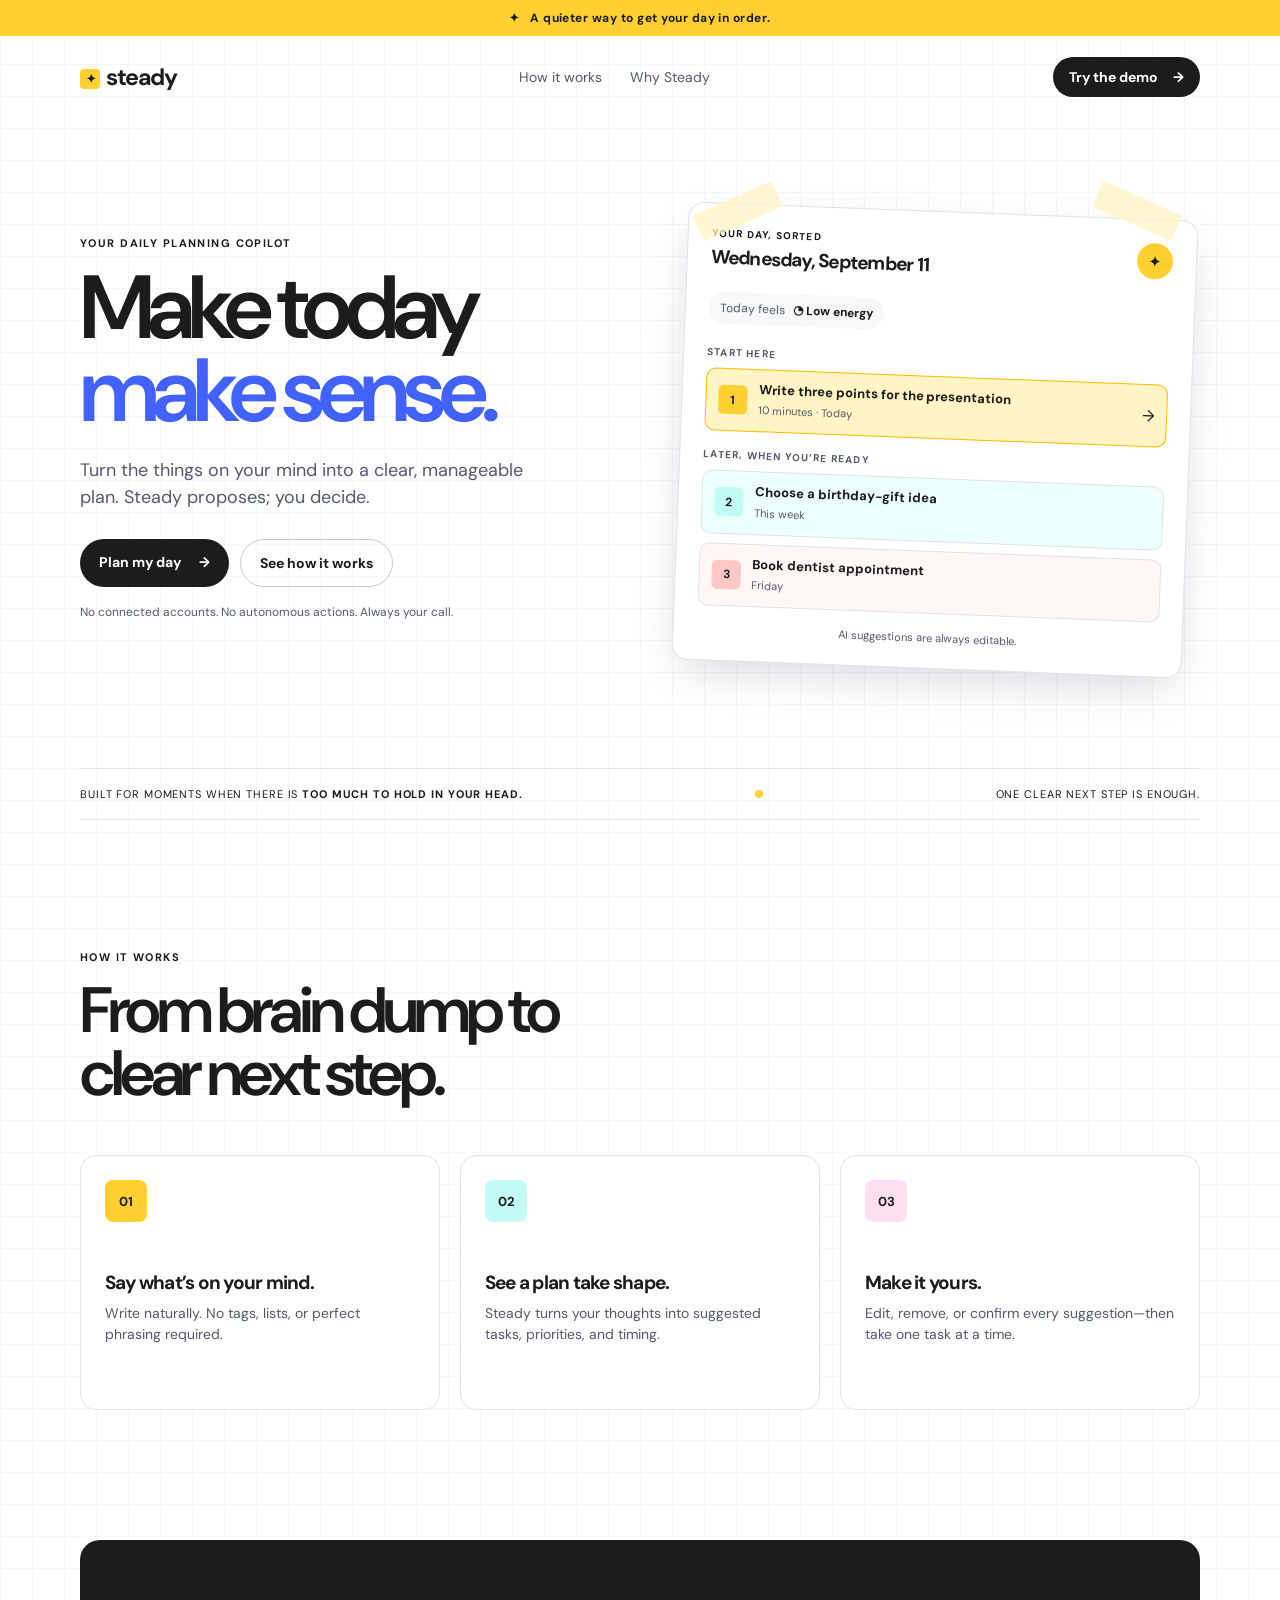
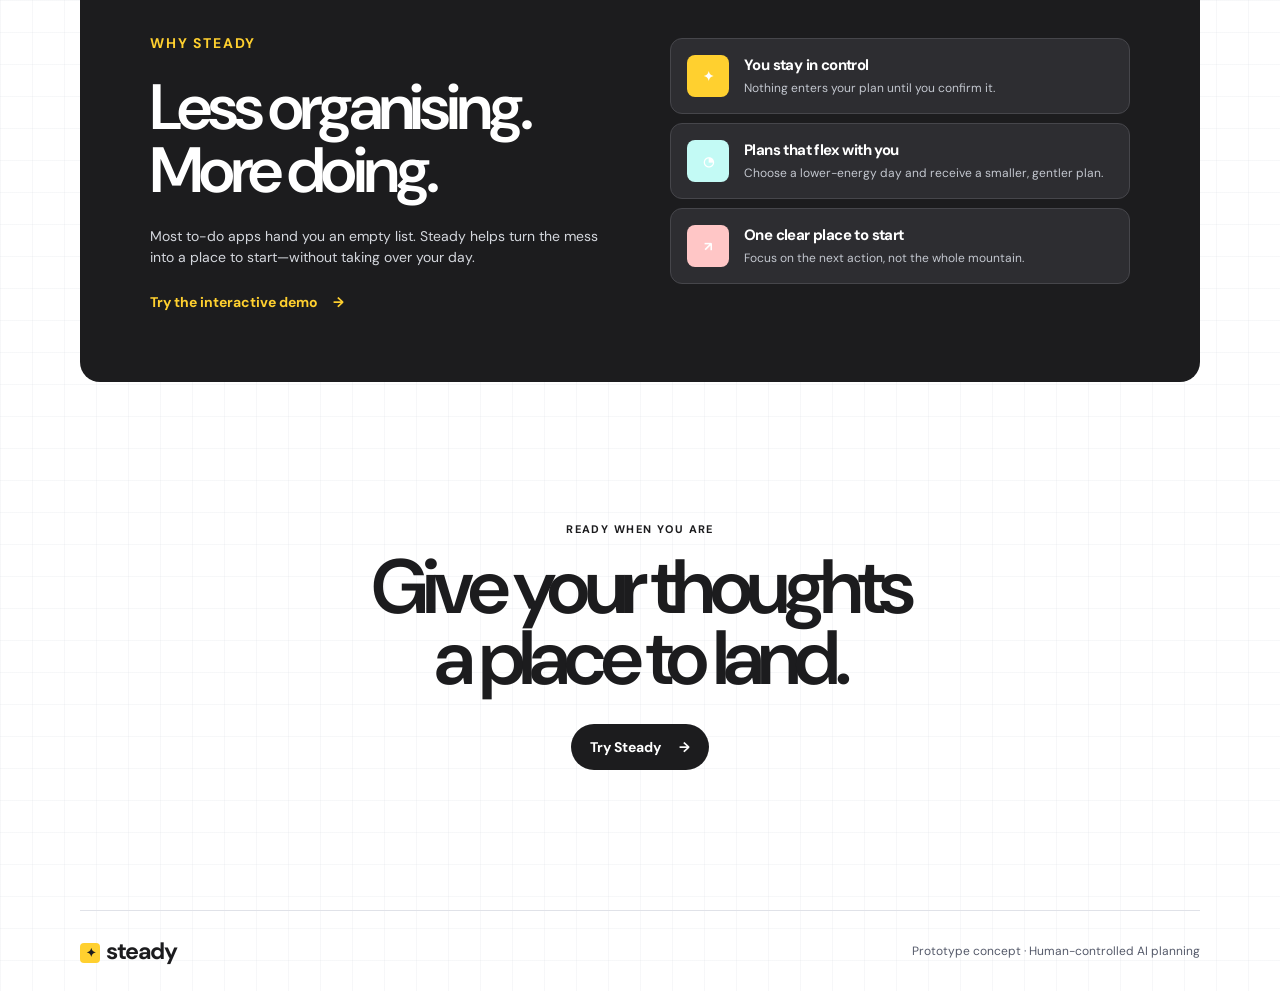
<file: index.html>
<!doctype html>
<html lang="en">
  <head>
    <meta charset="UTF-8">
    <meta name="viewport" content="width=device-width, initial-scale=1.0">
    <meta name="description" content="Steady turns scattered thoughts into a clear, user-controlled daily plan.">
    <title>Steady — Make today make sense</title>
    <link rel="preconnect" href="https://fonts.googleapis.com">
    <link rel="preconnect" href="https://fonts.gstatic.com" crossorigin>
    <link href="https://fonts.googleapis.com/css2?family=DM+Sans:wght@400;500;600;700&display=swap" rel="stylesheet">
    <link rel="stylesheet" href="landing.css">
  </head>
  <body>
    <div class="announcement">✦ &nbsp; A quieter way to get your day in order.</div>
    <main>
      <nav class="nav" aria-label="Main navigation">
        <a class="brand" href="#top"><span>✦</span> steady</a>
        <div class="nav-links"><a href="#how-it-works">How it works</a><a href="#why-steady">Why Steady</a></div>
        <a class="nav-cta" href="prototype.html">Try the demo <span>→</span></a>
      </nav>

      <section id="top" class="hero">
        <div class="hero-copy">
          <p class="eyebrow">YOUR DAILY PLANNING COPILOT</p>
          <h1>Make today<br><em>make sense.</em></h1>
          <p class="lead">Turn the things on your mind into a clear, manageable plan. Steady proposes; you decide.</p>
          <div class="hero-actions"><a class="button primary" href="prototype.html">Plan my day <span>→</span></a><a class="button secondary" href="#how-it-works">See how it works</a></div>
          <p class="micro-copy">No connected accounts. No autonomous actions. Always your call.</p>
        </div>
        <div class="board-wrap" aria-label="Example proposed plan">
          <div class="tape tape-left"></div><div class="tape tape-right"></div>
          <div class="board">
            <div class="board-top"><div><p>YOUR DAY, SORTED</p><h2>Wednesday, September 11</h2></div><span class="spark">✦</span></div>
            <div class="capacity"><span>Today feels</span><b>◔ Low energy</b></div>
            <p class="board-label">START HERE</p>
            <article class="sticky yellow"><span class="number">1</span><div><strong>Write three points for the presentation</strong><small>10 minutes · Today</small></div><span>→</span></article>
            <p class="board-label later">LATER, WHEN YOU’RE READY</p>
            <article class="sticky teal"><span class="number">2</span><div><strong>Choose a birthday-gift idea</strong><small>This week</small></div></article>
            <article class="sticky coral"><span class="number">3</span><div><strong>Book dentist appointment</strong><small>Friday</small></div></article>
            <p class="board-note">AI suggestions are always editable.</p>
          </div>
        </div>
      </section>

      <section class="trust-row"><p>BUILT FOR MOMENTS WHEN THERE IS <strong>TOO MUCH TO HOLD IN YOUR HEAD.</strong></p><span></span><p>ONE CLEAR NEXT STEP IS ENOUGH.</p></section>

      <section id="how-it-works" class="how section">
        <div class="section-heading"><p class="eyebrow">HOW IT WORKS</p><h2>From brain dump to<br>clear next step.</h2></div>
        <div class="steps">
          <article><div class="step-num yellow-bg">01</div><h3>Say what’s on your mind.</h3><p>Write naturally. No tags, lists, or perfect phrasing required.</p></article>
          <article><div class="step-num teal-bg">02</div><h3>See a plan take shape.</h3><p>Steady turns your thoughts into suggested tasks, priorities, and timing.</p></article>
          <article><div class="step-num rose-bg">03</div><h3>Make it yours.</h3><p>Edit, remove, or confirm every suggestion—then take one task at a time.</p></article>
        </div>
      </section>

      <section id="why-steady" class="why section">
        <div class="why-copy"><p class="eyebrow">WHY STEADY</p><h2>Less organising.<br>More doing.</h2><p>Most to-do apps hand you an empty list. Steady helps turn the mess into a place to start—without taking over your day.</p><a class="text-link" href="prototype.html">Try the interactive demo <span>→</span></a></div>
        <div class="benefits"><article><span class="benefit-icon yellow-bg">✦</span><div><h3>You stay in control</h3><p>Nothing enters your plan until you confirm it.</p></div></article><article><span class="benefit-icon teal-bg">◔</span><div><h3>Plans that flex with you</h3><p>Choose a lower-energy day and receive a smaller, gentler plan.</p></div></article><article><span class="benefit-icon coral-bg">↗</span><div><h3>One clear place to start</h3><p>Focus on the next action, not the whole mountain.</p></div></article></div>
      </section>

      <section class="final-cta"><p class="eyebrow">READY WHEN YOU ARE</p><h2>Give your thoughts<br>a place to land.</h2><a class="button primary" href="prototype.html">Try Steady <span>→</span></a></section>
    </main>
    <footer><a class="brand" href="#top"><span>✦</span> steady</a><p>Prototype concept · Human-controlled AI planning</p></footer>
  </body>
</html>
</file>
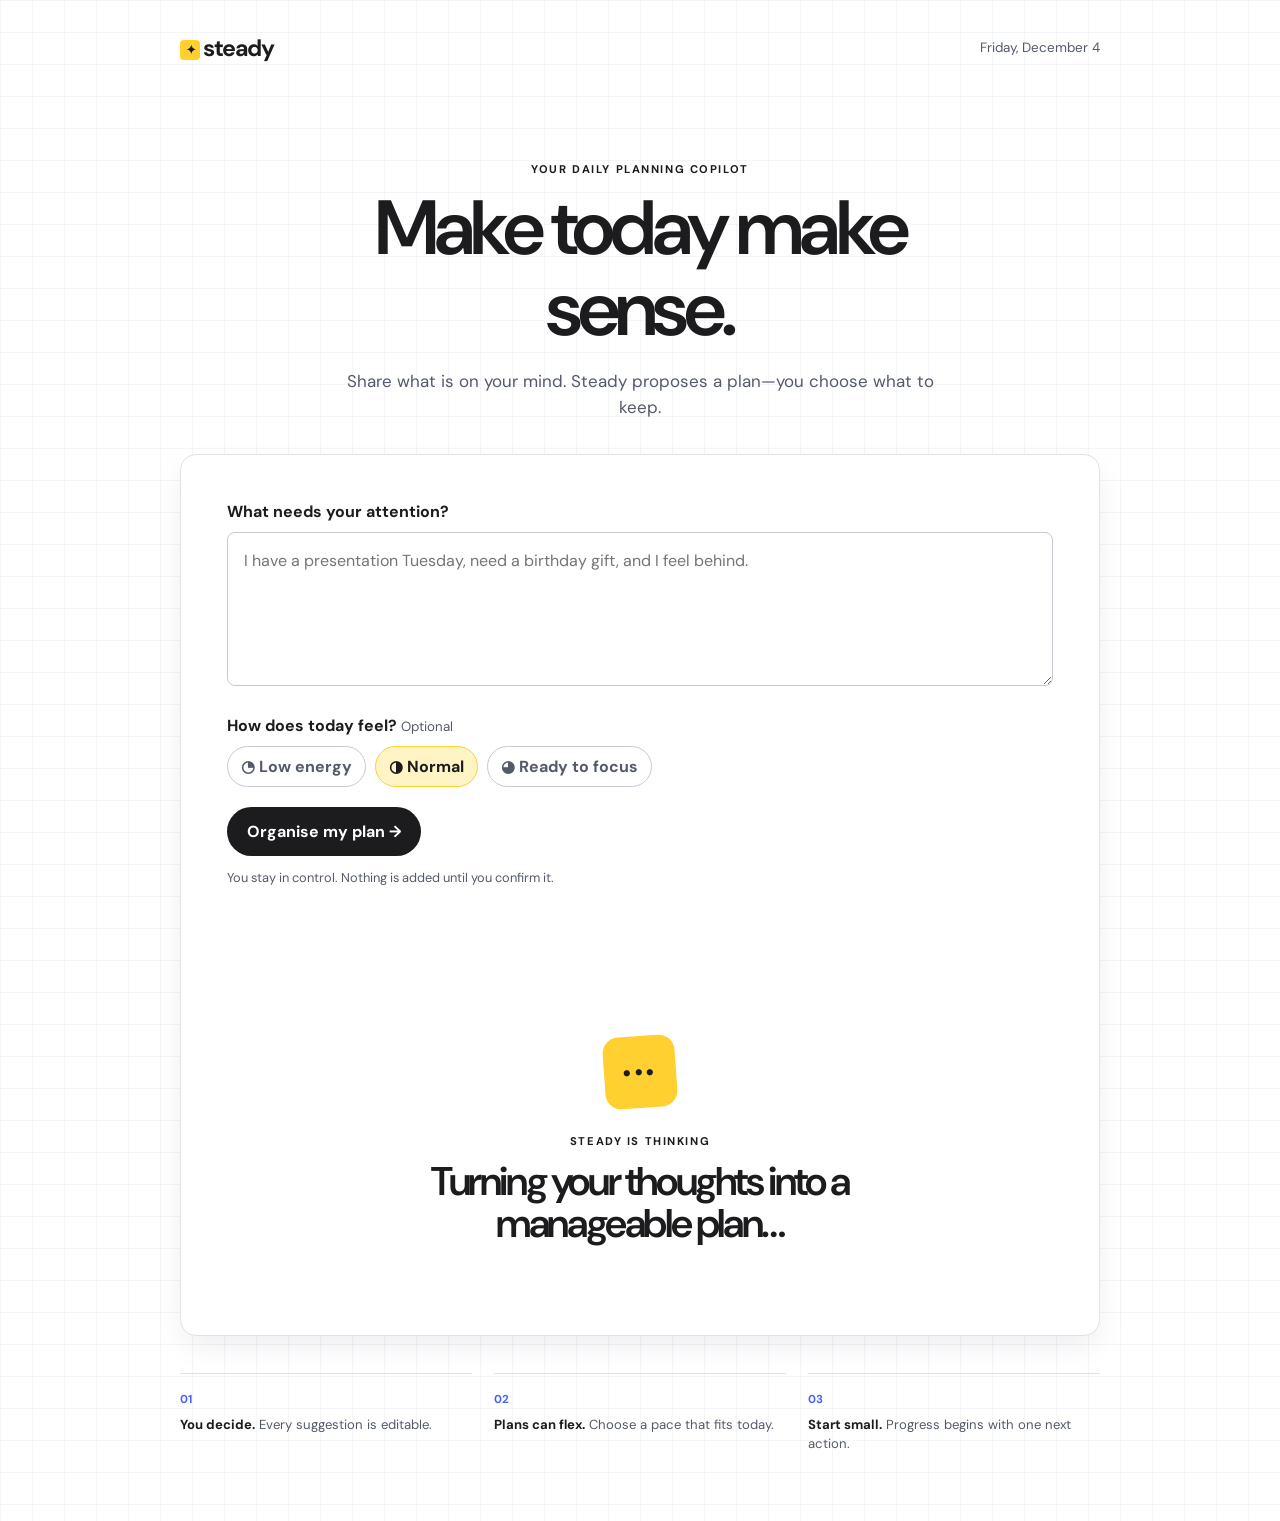
<file: prototype.html>
<!doctype html>
<html lang="en"><head><meta charset="UTF-8"><meta name="viewport" content="width=device-width, initial-scale=1.0"><title>Steady — Daily planning copilot</title><link rel="preconnect" href="https://fonts.googleapis.com"><link rel="preconnect" href="https://fonts.gstatic.com" crossorigin><link href="https://fonts.googleapis.com/css2?family=DM+Sans:wght@400;500;600;700&display=swap" rel="stylesheet"><link rel="stylesheet" href="styles.css"></head>
<body><main class="shell"><header><a class="brand" href="index.html" aria-label="Steady home"><span>✦</span> steady</a><p id="date"></p></header><section class="hero"><p class="eyebrow">YOUR DAILY PLANNING COPILOT</p><h1>Make today make sense.</h1><p>Share what is on your mind. Steady proposes a plan—you choose what to keep.</p></section>
<section class="planner" aria-live="polite"><div id="input-state" class="state"><label for="brain-dump">What needs your attention?</label><textarea id="brain-dump" rows="5" placeholder="I have a presentation Tuesday, need a birthday gift, and I feel behind."></textarea><fieldset><legend>How does today feel? <small>Optional</small></legend><div class="capacities"><button data-capacity="low" type="button">◔ Low energy</button><button class="selected" data-capacity="normal" type="button">◑ Normal</button><button data-capacity="focus" type="button">◕ Ready to focus</button></div></fieldset><p id="error" class="error" hidden>Please share at least one thing that needs your attention.</p><button id="build" class="primary" type="button">Organise my plan →</button><p class="note">You stay in control. Nothing is added until you confirm it.</p></div>
<div id="processing-state" class="state processing" hidden><div class="orb">•••</div><p class="eyebrow">STEADY IS THINKING</p><h2>Turning your thoughts into a manageable plan…</h2></div>
<div id="proposal-state" class="state" hidden><div class="heading"><div><p class="eyebrow">YOUR PROPOSED PLAN</p><h2 id="plan-title"></h2></div><button id="restart" class="link" type="button">Start over</button></div><p id="summary" class="summary"></p><div id="tasks"></div><div class="footer"><p>✦ Suggestions only—edit anything before confirming.</p><button id="confirm" class="primary" type="button">Confirm plan →</button></div></div>
<div id="today-state" class="state" hidden><div class="heading"><div><p class="eyebrow">TODAY’S PLAN</p><h2>One thing at a time.</h2></div><button id="new-plan" class="link" type="button">New plan</button></div><p id="progress" class="summary"></p><div id="today-tasks"></div><div id="done-message" class="done" hidden><strong>✦ Plan complete.</strong><p>You made space for what mattered today.</p></div></div></section>
<section class="principles"><div><b>01</b><p><strong>You decide.</strong> Every suggestion is editable.</p></div><div><b>02</b><p><strong>Plans can flex.</strong> Choose a pace that fits today.</p></div><div><b>03</b><p><strong>Start small.</strong> Progress begins with one next action.</p></div></section></main><script src="app.js"></script></body></html>
</file>
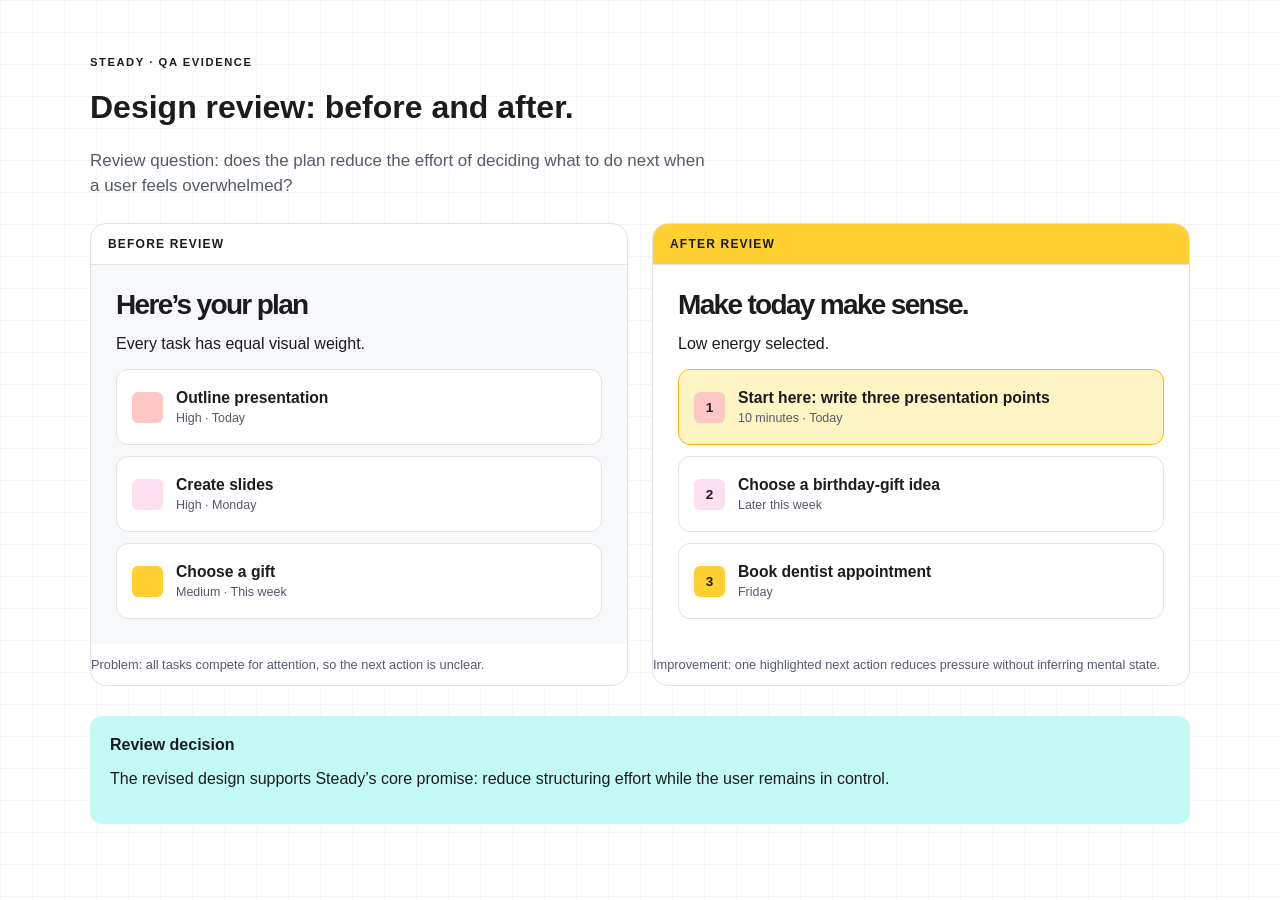
<file: qa-evidence.html>
<!doctype html><html lang="en"><head><meta charset="UTF-8"><meta name="viewport" content="width=device-width,initial-scale=1"><title>Steady — QA evidence</title><link rel="stylesheet" href="styles.css"><style>main{width:min(100% - 40px,1100px);margin:auto;padding:56px 0}.comparison{display:grid;grid-template-columns:1fr 1fr;gap:24px}.panel{background:#fff;border:1px solid var(--line);border-radius:16px;overflow:hidden}.tag{padding:13px 17px;border-bottom:1px solid var(--line);font-size:12px;font-weight:700;letter-spacing:.1em}.after{background:var(--yellow)}.mock{padding:25px}.mock h2{font-size:28px;margin:0}.muted{background:#f7f8fa}.review{margin-top:30px;padding:20px;border-radius:12px;background:var(--teal)}@media(max-width:700px){main{width:min(100% - 28px,1100px);padding-top:32px}.comparison{grid-template-columns:1fr}}</style></head><body><main><p class="eyebrow">STEADY · QA EVIDENCE</p><h1>Design review: before and after.</h1><p class="summary">Review question: does the plan reduce the effort of deciding what to do next when a user feels overwhelmed?</p><section class="comparison"><article class="panel"><div class="tag">BEFORE REVIEW</div><div class="mock muted"><h2>Here’s your plan</h2><p>Every task has equal visual weight.</p><div class="task"><span class="marker"></span><div class="copy"><h3>Outline presentation</h3><p>High · Today</p></div></div><div class="task"><span class="marker"></span><div class="copy"><h3>Create slides</h3><p>High · Monday</p></div></div><div class="task"><span class="marker"></span><div class="copy"><h3>Choose a gift</h3><p>Medium · This week</p></div></div></div><p class="note">Problem: all tasks compete for attention, so the next action is unclear.</p></article><article class="panel"><div class="tag after">AFTER REVIEW</div><div class="mock"><h2>Make today make sense.</h2><p>Low energy selected.</p><div class="task primary-task"><span class="marker">1</span><div class="copy"><h3>Start here: write three presentation points</h3><p>10 minutes · Today</p></div></div><div class="task"><span class="marker">2</span><div class="copy"><h3>Choose a birthday-gift idea</h3><p>Later this week</p></div></div><div class="task"><span class="marker">3</span><div class="copy"><h3>Book dentist appointment</h3><p>Friday</p></div></div></div><p class="note">Improvement: one highlighted next action reduces pressure without inferring mental state.</p></article></section><section class="review"><strong>Review decision</strong><p>The revised design supports Steady’s core promise: reduce structuring effort while the user remains in control.</p></section></main></body></html>
</file>
<file: landing.css>
:root{--ink:#1c1c1e;--muted:#555a6a;--line:#e0e2e8;--surface:#f7f8fa;--yellow:#ffd02f;--yellow-light:#fff4c4;--blue:#4262ff;--teal:#c3faf5;--coral:#ffc6c6;--rose:#fde0f0}*{box-sizing:border-box}html{scroll-behavior:smooth}body{margin:0;background-color:#fff;background-image:linear-gradient(#e0e2e844 1px,transparent 1px),linear-gradient(90deg,#e0e2e844 1px,transparent 1px);background-size:32px 32px;color:var(--ink);font-family:"DM Sans",sans-serif}.announcement{background:var(--yellow);font-size:12px;font-weight:700;letter-spacing:.04em;padding:10px 20px;text-align:center}.nav,main>section,footer{width:min(100% - 48px,1120px);margin-left:auto;margin-right:auto}.nav{height:82px;display:flex;align-items:center;justify-content:space-between}.brand{color:var(--ink);font-size:1.45rem;font-weight:700;letter-spacing:-.065em;text-decoration:none}.brand span{background:var(--yellow);border-radius:4px;display:inline-grid;font-size:.78rem;height:20px;margin-right:3px;place-items:center;vertical-align:2px;width:20px}.nav-links{display:flex;gap:28px}.nav-links a{color:var(--muted);font-size:14px;text-decoration:none}.nav-cta{background:var(--ink);border-radius:999px;color:#fff;font-size:14px;font-weight:700;padding:11px 16px;text-decoration:none}.nav-cta span{padding-left:12px}.hero{align-items:center;display:grid;gap:60px;grid-template-columns:1fr 1fr;min-height:650px;padding:70px 0 88px}.eyebrow{font-size:11px;font-weight:700;letter-spacing:.13em;margin:0 0 16px}.hero h1,.section h2,.final-cta h2{font-size:clamp(3.5rem,7vw,6.2rem);font-weight:600;letter-spacing:-.075em;line-height:.93;margin:0}.hero h1 em{color:var(--blue);font-style:normal}.lead{color:var(--muted);font-size:18px;line-height:1.5;margin:25px 0 28px;max-width:470px}.hero-actions{display:flex;flex-wrap:wrap;gap:11px}.button{border-radius:999px;display:inline-flex;font-size:14px;font-weight:700;gap:18px;padding:14px 19px;text-decoration:none}.primary{background:var(--ink);color:#fff}.secondary{border:1px solid #c7cad5;color:var(--ink)}.micro-copy{color:var(--muted);font-size:12px;margin-top:17px}.board-wrap{padding:21px 10px 10px;position:relative}.tape{background:#fff4c4b8;height:28px;position:absolute;top:7px;width:86px;z-index:2}.tape-left{left:25px;transform:rotate(-24deg)}.tape-right{right:20px;transform:rotate(24deg)}.board{background:#fff;border:1px solid var(--line);border-radius:16px;box-shadow:0 16px 48px -10px #0500382b;padding:23px;transform:rotate(2.2deg)}.board-top{align-items:flex-start;display:flex;justify-content:space-between}.board-top p,.board-label{font-size:10px;font-weight:700;letter-spacing:.12em;margin:0}.board-top h2{font-size:19px;letter-spacing:-.04em;margin:5px 0 0}.spark{background:var(--yellow);border-radius:50%;display:grid;height:36px;place-items:center;width:36px}.capacity{background:var(--surface);border-radius:999px;color:var(--muted);display:inline-flex;font-size:12px;gap:8px;margin:22px 0 22px;padding:8px 11px}.capacity b{color:var(--ink)}.board-label{color:var(--muted);margin:0 0 8px}.later{margin-top:17px}.sticky{align-items:center;border:1px solid var(--line);border-radius:10px;display:flex;gap:11px;margin-top:9px;padding:12px}.sticky.yellow{background:var(--yellow-light);border-color:#fcb900}.sticky.teal{background:#edfffd}.sticky.coral{background:#fff6f6}.number{background:var(--yellow);border-radius:5px;display:grid;flex:0 0 29px;font-size:12px;font-weight:700;height:29px;place-items:center}.teal .number{background:var(--teal)}.coral .number{background:var(--coral)}.sticky div{flex:1}.sticky strong{display:block;font-size:13px;line-height:1.25}.sticky small{color:var(--muted);font-size:11px}.board-note{color:var(--muted);font-size:11px;margin:17px 0 0;text-align:center}.trust-row{align-items:center;border-bottom:1px solid var(--line);border-top:1px solid var(--line);display:flex;gap:25px;justify-content:space-between;padding:18px 0}.trust-row p{font-size:11px;letter-spacing:.08em;margin:0}.trust-row span{background:var(--yellow);border-radius:50%;height:8px;width:8px}.section{padding:130px 0}.section-heading h2,.why h2{font-size:clamp(2.8rem,5vw,4.5rem);letter-spacing:-.065em;line-height:.98;margin:0}.steps{display:grid;gap:20px;grid-template-columns:repeat(3,1fr);margin-top:50px}.steps article{background:#fff;border:1px solid var(--line);border-radius:16px;min-height:255px;padding:24px}.step-num,.benefit-icon{align-items:center;border-radius:8px;display:flex;font-size:13px;font-weight:700;height:42px;justify-content:center;width:42px}.yellow-bg{background:var(--yellow)}.teal-bg{background:var(--teal)}.rose-bg{background:var(--rose)}.coral-bg{background:var(--coral)}.steps h3,.benefits h3{font-size:19px;letter-spacing:-.04em;margin:48px 0 8px}.steps p,.why-copy>p,.benefits p{color:var(--muted);font-size:14px;line-height:1.5;margin:0}.why{align-items:center;background:var(--ink);border-radius:20px;color:#fff;display:grid;gap:60px;grid-template-columns:1fr 1fr;padding:70px}.why .eyebrow{color:var(--yellow)}.why h2{font-size:clamp(2.7rem,5vw,4.3rem)}.why-copy>p{color:#d4d7dd;margin:23px 0}.text-link{color:var(--yellow);font-size:14px;font-weight:700;text-decoration:none}.text-link span{margin-left:12px}.benefits{display:grid;gap:9px}.benefits article{align-items:center;background:#2d2d31;border:1px solid #46464b;border-radius:12px;display:flex;gap:15px;padding:16px}.benefits h3{font-size:15px;margin:0 0 4px}.benefits p{color:#c3c7cf;font-size:12px}.final-cta{padding:140px 0;text-align:center}.final-cta h2{font-size:clamp(3.2rem,6vw,5.8rem);margin-bottom:29px}.final-cta .primary{margin:auto}footer{align-items:center;border-top:1px solid var(--line);display:flex;justify-content:space-between;padding:25px 0}footer p{color:var(--muted);font-size:12px;margin:0}@media(max-width:780px){.nav{height:70px}.nav-links{display:none}.nav-cta{font-size:12px;padding:9px 12px}.nav,main>section,footer{width:min(100% - 28px,1120px)}.hero{gap:28px;grid-template-columns:1fr;padding:45px 0 65px}.hero h1{font-size:clamp(3.4rem,16vw,5rem)}.board{transform:rotate(0)}.trust-row{align-items:flex-start;flex-direction:column;gap:10px}.trust-row span{display:none}.section{padding:85px 0}.steps{grid-template-columns:1fr;margin-top:30px}.steps article{min-height:0}.steps h3{margin-top:30px}.why{gap:35px;grid-template-columns:1fr;padding:38px 25px}.final-cta{padding:95px 0}footer{align-items:flex-start;flex-direction:column;gap:10px}}
</file>
<file: styles.css>
:root{--ink:#1c1c1e;--muted:#555a6a;--line:#e0e2e8;--yellow:#ffd02f;--yellow-light:#fff4c4;--blue:#4262ff;--teal:#c3faf5;--coral:#ffc6c6;--rose:#fde0f0}*{box-sizing:border-box}body{margin:0;background-color:#fff;background-image:linear-gradient(#e0e2e855 1px,transparent 1px),linear-gradient(90deg,#e0e2e855 1px,transparent 1px);background-size:32px 32px;color:var(--ink);font-family:"DM Sans",sans-serif}.shell{width:min(100% - 40px,920px);margin:auto;padding:26px 0 60px}header{display:flex;justify-content:space-between;align-items:center;color:var(--muted);font-size:.84rem}.brand{color:var(--ink);font-size:1.45rem;font-weight:700;letter-spacing:-.065em;text-decoration:none}.brand span{display:inline-grid;place-items:center;width:20px;height:20px;border-radius:4px;background:var(--yellow);font-size:.78rem;vertical-align:2px}.hero{max-width:710px;margin:92px auto 34px;text-align:center}.eyebrow{font-size:.7rem;font-weight:700;letter-spacing:.14em;margin:0 0 12px}.hero h1,h2{font-size:clamp(2.4rem,7vw,4.8rem);font-weight:600;letter-spacing:-.06em;line-height:1.05;margin:0}.hero>p:last-child,.summary{color:var(--muted);font-size:1.06rem;line-height:1.5;margin:20px auto 0;max-width:620px}.planner{background:#fff;border:1px solid var(--line);border-radius:16px;box-shadow:0 12px 32px -4px #05003814;overflow:hidden}.state{padding:clamp(25px,5vw,46px)}label,legend{display:block;font-size:1rem;font-weight:700;margin-bottom:10px}legend{padding:0}small{color:var(--muted);font-weight:400}textarea{width:100%;min-height:136px;padding:16px;border:1px solid #c7cad5;border-radius:8px;font:inherit;line-height:1.5;resize:vertical}textarea:focus{border:2px solid var(--blue);outline:none;padding:15px}fieldset{border:0;margin:24px 0 20px;padding:0}.capacities{display:flex;flex-wrap:wrap;gap:9px}.capacities button,.primary{border:0;border-radius:999px;cursor:pointer;font:inherit;font-weight:700}.capacities button{border:1px solid #c7cad5;background:#fff;color:var(--muted);padding:9px 13px}.capacities .selected{background:var(--yellow-light);border-color:var(--yellow);color:var(--ink)}.primary{background:var(--ink);color:#fff;padding:14px 20px;min-width:190px}.note,.error{color:var(--muted);font-size:.8rem}.error{color:#a83d34;font-weight:700}.processing{min-height:390px;display:flex;flex-direction:column;justify-content:center;align-items:center;text-align:center}.processing h2{font-size:clamp(1.8rem,4vw,2.5rem);max-width:540px}.orb{display:grid;place-items:center;width:72px;height:72px;background:var(--yellow);border-radius:16px;font-size:1.4rem;font-weight:700;letter-spacing:.12em;margin-bottom:26px;transform:rotate(-4deg)}.heading,.footer{display:flex;justify-content:space-between;gap:20px;align-items:flex-start}.heading h2{font-size:clamp(1.8rem,4vw,2.5rem)}.link{background:transparent;border:0;border-bottom:1px solid var(--blue);color:var(--blue);cursor:pointer;padding:2px 0}.summary{margin:15px 0 24px}.task{display:flex;align-items:center;gap:13px;background:#fff;border:1px solid var(--line);border-radius:12px;min-height:76px;padding:13px 15px;margin-top:11px}.task.primary-task{background:var(--yellow-light);border-color:#fcb900}.marker{display:grid;place-items:center;flex:0 0 auto;width:31px;height:31px;border-radius:6px;background:var(--yellow);font-size:.85rem;font-weight:700}.task:nth-child(2) .marker{background:var(--teal)}.task:nth-child(3) .marker{background:var(--coral)}.task:nth-child(4) .marker{background:var(--rose)}.copy{flex:1}.copy h3{font-size:.98rem;margin:0 0 4px}.copy p{color:var(--muted);font-size:.78rem;margin:0}.actions{display:flex;gap:8px;align-items:center}.priority{background:#f7f8fa;border:0;border-radius:999px;color:var(--muted);font-size:.75rem;font-weight:700;padding:7px}.remove{border:0;background:transparent;color:var(--muted);font-size:1.25rem;cursor:pointer}.footer{border-top:1px solid var(--line);align-items:center;margin-top:25px;padding-top:22px}.footer p{color:var(--muted);font-size:.8rem;margin:0}.toggle{width:23px;height:23px;border:1.5px solid #8e91a0;border-radius:6px;flex:0 0 auto}.today .task{cursor:pointer}.today .task.done{opacity:.6}.today .task.done .toggle{background:var(--blue);border-color:var(--blue);color:#fff;text-align:center}.today .task.done h3{text-decoration:line-through}.done{margin-top:18px;padding:17px;border-radius:12px;background:var(--teal)}.done p{color:var(--muted);font-size:.86rem;margin:4px 0 0}.principles{display:grid;grid-template-columns:repeat(3,1fr);gap:22px;margin-top:37px}.principles div{border-top:1px solid var(--line);padding-top:13px}.principles b{color:var(--blue);font-size:.72rem}.principles p{color:var(--muted);font-size:.82rem;line-height:1.5;margin:7px 0}.principles strong{color:var(--ink)}@media(max-width:600px){.shell{width:min(100% - 28px,920px);padding-top:18px}.hero{margin:59px auto 27px}.capacities{display:grid}.capacities button{text-align:left}.heading,.footer{flex-direction:column}.footer .primary{width:100%}.actions{flex-direction:column-reverse;gap:0}.principles{grid-template-columns:1fr;gap:12px}.principles div{display:grid;grid-template-columns:28px 1fr;gap:10px}.principles p{margin:0}}
</file>
